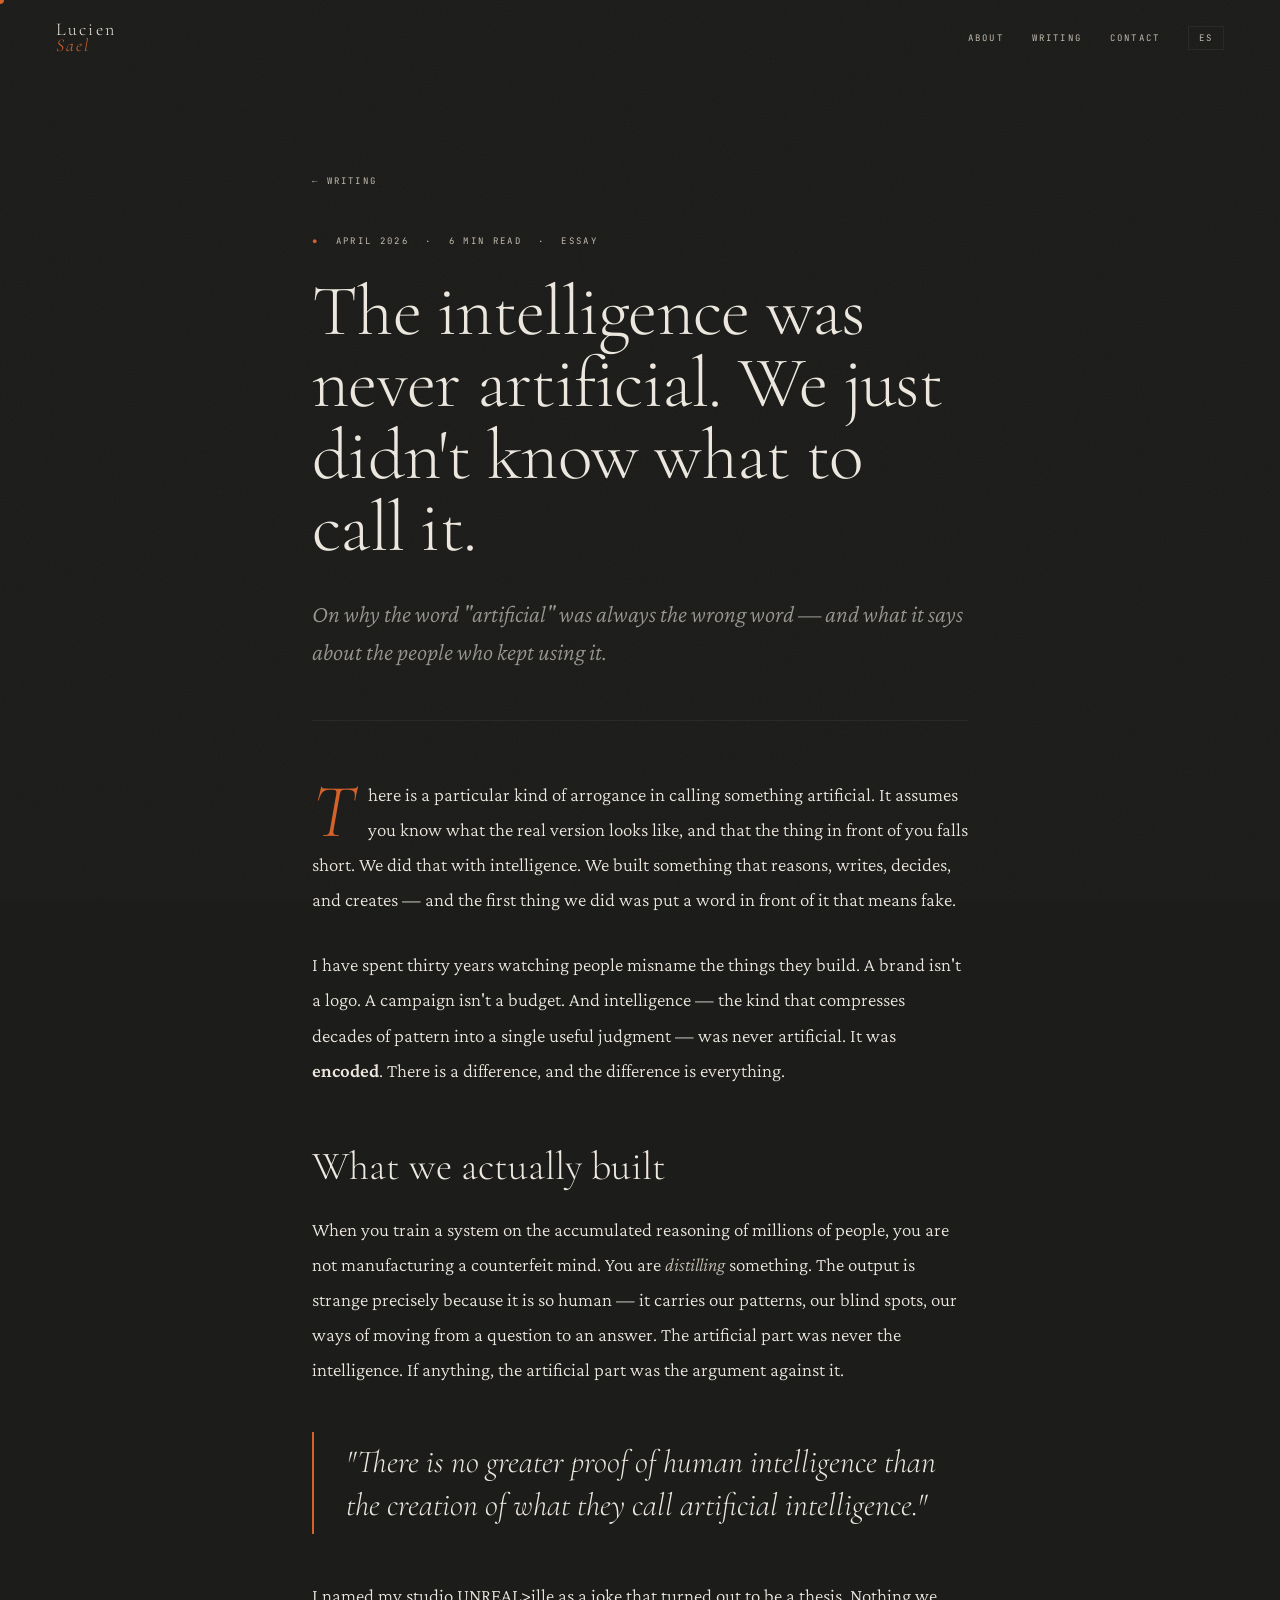
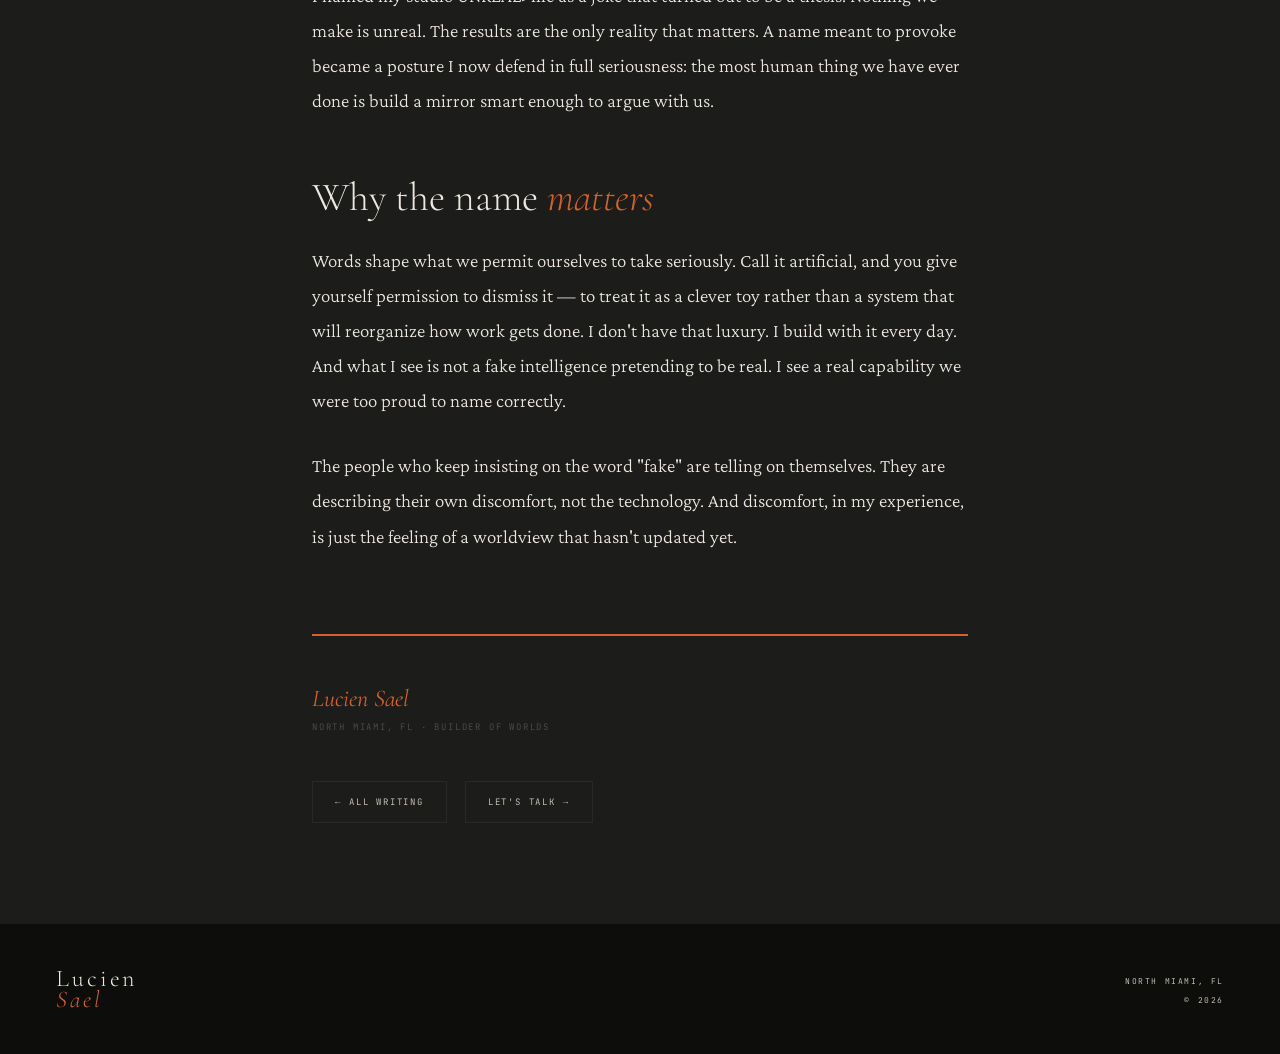
<file: blog/the-intelligence-was-never-artificial.html>
<!DOCTYPE html>
<html lang="en">
<head>
<meta charset="UTF-8">
<meta name="viewport" content="width=device-width, initial-scale=1.0">
<title>The intelligence was never artificial — Lucien Sael</title>
<meta name="description" content="On why the word artificial was always the wrong word — and what it says about the people who kept using it.">
<meta property="og:title" content="The intelligence was never artificial. We just didn't know what to call it.">
<meta property="og:description" content="On why the word artificial was always the wrong word.">
<meta property="og:type" content="article">
<meta property="og:url" content="https://luciensael.com/blog/the-intelligence-was-never-artificial.html">
<link rel="canonical" href="https://luciensael.com/blog/the-intelligence-was-never-artificial.html">
<!-- Tipografías servidas desde el propio dominio (ui-ux-layer §18.1), las mismas que la portada. -->
<link rel="preload" href="/assets/site/fonts/cormorant-garamond-300-latin.woff2" as="font" type="font/woff2" crossorigin>
<link rel="preload" href="/assets/site/fonts/crimson-pro-300-latin.woff2" as="font" type="font/woff2" crossorigin>
<link rel="stylesheet" href="/assets/site/fonts.css">
<script type="application/ld+json">
{"@context":"https://schema.org","@type":"BlogPosting","headline":"The intelligence was never artificial. We just didn't know what to call it.","author":{"@type":"Person","name":"Lucien Sael"},"datePublished":"2026-04-18","inLanguage":["en","es"],"publisher":{"@type":"Organization","name":"Lucien Sael"},"url":"https://luciensael.com/blog/the-intelligence-was-never-artificial.html"}
</script>
<style>
/* ════════════════════════════════
   LUCIEN SAEL — article template v1.0
   Molde canónico para AIID · inherits luciensael.com
   ════════════════════════════════ */
:root {
  --obsidian:#0D0D0B; --carbon:#1C1C1A; --smoke:#2E2E2B; --ash:#4A4A45;
  --bone:#EDE8DF; --parchment:#C4BDB0; --ember:#D4622A; --gold:#B8922A;
  --ember-20:rgba(212,98,42,.20); --ember-08:rgba(212,98,42,.08);
  --bone-60:rgba(237,232,223,.60); --bone-30:rgba(237,232,223,.30);
  --bone-12:rgba(237,232,223,.12); --bone-06:rgba(237,232,223,.06);
  --fd:'Cormorant Garamond',Georgia,serif; --fb:'Crimson Pro',Georgia,serif; --fm:'JetBrains Mono',monospace;
}
@keyframes pulse-ember { 0%,100%{transform:scale(1);opacity:1} 50%{transform:scale(1.8);opacity:.4} }
@keyframes rise { from{opacity:0;transform:translateY(28px)} to{opacity:1;transform:translateY(0)} }
@keyframes grain-drift { 0%,100%{transform:translate(0,0)} 25%{transform:translate(-1px,1px)} 75%{transform:translate(1px,-1px)} }
@keyframes barfill { from{transform:scaleX(0)} to{transform:scaleX(1)} }

*,*::before,*::after { margin:0; padding:0; box-sizing:border-box; }
html { scroll-behavior:smooth; }
body { background:var(--carbon); color:var(--bone); font-family:var(--fb); cursor:none; overflow-x:hidden; -webkit-font-smoothing:antialiased; }

#grain { position:fixed; inset:0; z-index:1000; pointer-events:none; opacity:.03;
  background-image:url("data:image/svg+xml,%3Csvg viewBox='0 0 512 512' xmlns='http://www.w3.org/2000/svg'%3E%3Cfilter id='n'%3E%3CfeTurbulence type='fractalNoise' baseFrequency='0.88' numOctaves='4' stitchTiles='stitch'/%3E%3C/filter%3E%3Crect width='100%25' height='100%25' filter='url(%23n)'/%3E%3C/svg%3E");
  animation:grain-drift 10s steps(1) infinite; }
#cur { position:fixed; width:8px; height:8px; border-radius:50%; background:var(--ember);
  pointer-events:none; z-index:9999; transform:translate(-50%,-50%);
  transition:width .15s,height .15s,background .15s; animation:pulse-ember 2.4s ease-in-out infinite; }
#cur.h { width:20px; height:20px; background:transparent; border:1px solid var(--ember); animation:none; }

/* READING PROGRESS */
#progress { position:fixed; top:0; left:0; height:2px; background:var(--ember); z-index:600; width:0%; transition:width .1s; }

nav { position:fixed; top:0; left:0; right:0; z-index:500; padding:22px 56px;
  display:flex; align-items:center; justify-content:space-between;
  transition:background .4s, border-color .4s; border-bottom:1px solid transparent; }
nav.s { background:rgba(28,28,26,.94); backdrop-filter:blur(14px); border-color:var(--bone-06); }
.logotype { text-decoration:none; display:block; line-height:.88; }
.logotype .ln { display:block; font-family:var(--fd); font-weight:300; letter-spacing:.12em; font-size:18px; }
.logotype .ln.first { color:var(--bone); }
.logotype .ln.last { color:var(--ember); font-style:italic; }
.nav-right { display:flex; align-items:center; gap:28px; }
.nav-link { font-family:var(--fm); font-size:9px; letter-spacing:.24em; text-transform:uppercase;
  color:var(--parchment); text-decoration:none; transition:color .2s; }
.nav-link:hover { color:var(--bone); }
.nav-lang { font-family:var(--fm); font-size:9px; letter-spacing:.22em; text-transform:uppercase;
  color:var(--parchment); background:none; border:1px solid var(--bone-06); padding:5px 10px; cursor:none; transition:all .2s; }
.nav-lang:hover { color:var(--bone); border-color:var(--ember-20); }

article { max-width:720px; margin:0 auto; padding:170px 32px 100px; }
.art-back { font-family:var(--fm); font-size:9px; letter-spacing:.24em; text-transform:uppercase;
  color:var(--parchment); text-decoration:none; display:inline-flex; align-items:center; gap:8px; margin-bottom:48px; transition:color .2s; }
.art-back:hover { color:var(--ember); }
.art-meta { font-family:var(--fm); font-size:9px; letter-spacing:.26em; text-transform:uppercase;
  color:var(--parchment); margin-bottom:28px; display:flex; gap:16px; align-items:center; flex-wrap:wrap; }
.art-meta .e { color:var(--ember); }
.art-title { font-family:var(--fd); font-size:clamp(38px,6vw,72px); font-weight:300; line-height:1.0; letter-spacing:-.01em; margin-bottom:32px; }
.art-lede { font-family:var(--fb); font-size:clamp(19px,2.2vw,24px); font-style:italic; font-weight:300;
  color:var(--bone-60); line-height:1.6; margin-bottom:56px; padding-bottom:48px; border-bottom:1px solid var(--bone-06); }

.art-body p { font-family:var(--fb); font-size:19px; font-weight:300; line-height:1.85; color:var(--bone); margin-bottom:30px; }
.art-body p:first-of-type::first-letter { font-family:var(--fd); font-size:76px; font-style:italic; color:var(--ember);
  float:left; line-height:.78; padding:6px 14px 0 0; }
.art-body h2 { font-family:var(--fd); font-size:clamp(28px,3.5vw,40px); font-weight:300; color:var(--bone);
  line-height:1.1; margin:56px 0 24px; }
.art-body h2 em { color:var(--ember); font-style:italic; }
.art-body strong { color:var(--bone); font-weight:600; }
.art-body em { color:var(--parchment); }
.art-body blockquote { border-left:2px solid var(--ember); padding:8px 0 8px 32px; margin:44px 0;
  font-family:var(--fd); font-size:clamp(24px,3vw,32px); font-style:italic; font-weight:300; color:var(--bone); line-height:1.35; }
.art-body a { color:var(--ember); text-decoration:none; border-bottom:1px solid var(--ember-20); transition:border-color .2s; }
.art-body a:hover { border-color:var(--ember); }

.art-foot { margin-top:80px; padding-top:48px; border-top:2px solid var(--ember); }
.art-sign { font-family:var(--fd); font-size:24px; font-style:italic; color:var(--ember); margin-bottom:8px; }
.art-sign-meta { font-family:var(--fm); font-size:9px; letter-spacing:.2em; text-transform:uppercase; color:var(--ash); }
.art-next { margin-top:48px; display:flex; gap:18px; }
.art-next a { font-family:var(--fm); font-size:9px; letter-spacing:.2em; text-transform:uppercase;
  color:var(--parchment); text-decoration:none; border:1px solid var(--bone-06); padding:14px 22px; transition:all .2s; }
.art-next a:hover { color:var(--bone); border-color:var(--ember-20); }

footer { border-top:1px solid var(--bone-06); padding:44px 56px; background:var(--obsidian);
  display:flex; align-items:flex-end; justify-content:space-between; flex-wrap:wrap; gap:24px; }
.footer-logotype .ln { font-family:var(--fd); font-weight:300; letter-spacing:.12em; line-height:.88; display:block; font-size:24px; }
.footer-logotype .ln.first { color:var(--bone); }
.footer-logotype .ln.last { color:var(--ember); font-style:italic; }
.footer-right { font-family:var(--fm); font-size:8px; letter-spacing:.2em; text-transform:uppercase; color:var(--ash); text-align:right; line-height:2.4; }
.footer-right span { color:var(--parchment); display:block; }

.lang-section { display:none; }
.lang-section.show { display:block; }

@media (max-width:768px) {
  body { cursor:auto; } #cur { display:none; }
  nav { padding:18px 24px; }
  article { padding:130px 24px 70px; }
  footer { padding:36px 24px; flex-direction:column; align-items:flex-start; }
  .footer-right { text-align:left; }
}
</style>
</head>
<body>
<div id="grain"></div>
<div id="cur"></div>
<div id="progress"></div>

<nav id="nav">
  <div class="nav-logo">
    <a href="/" class="logotype"><span class="ln first">Lucien</span><span class="ln last">Sael</span></a>
  </div>
  <div class="nav-right">
    <a href="/#about" class="nav-link">About</a>
    <a href="/blog/" class="nav-link" id="nav-writing">Writing</a>
    <a href="/#contact" class="nav-link">Contact</a>
    <button class="nav-lang" id="lang-btn">ES</button>
  </div>
</nav>

<article>
  <a href="/blog/" class="art-back" id="back-link">← Writing</a>

  <!-- ═══════════ EN ═══════════ -->
  <div class="lang-section show" data-lang="en">
    <div class="art-meta"><span class="e">●</span><span>April 2026</span><span>·</span><span>6 min read</span><span>·</span><span>Essay</span></div>
    <h1 class="art-title">The intelligence was never artificial. We just didn't know what to call it.</h1>
    <p class="art-lede">On why the word "artificial" was always the wrong word — and what it says about the people who kept using it.</p>
    <div class="art-body">
      <p>There is a particular kind of arrogance in calling something artificial. It assumes you know what the real version looks like, and that the thing in front of you falls short. We did that with intelligence. We built something that reasons, writes, decides, and creates — and the first thing we did was put a word in front of it that means fake.</p>
      <p>I have spent thirty years watching people misname the things they build. A brand isn't a logo. A campaign isn't a budget. And intelligence — the kind that compresses decades of pattern into a single useful judgment — was never artificial. It was <strong>encoded</strong>. There is a difference, and the difference is everything.</p>
      <h2>What we actually built</h2>
      <p>When you train a system on the accumulated reasoning of millions of people, you are not manufacturing a counterfeit mind. You are <em>distilling</em> something. The output is strange precisely because it is so human — it carries our patterns, our blind spots, our ways of moving from a question to an answer. The artificial part was never the intelligence. If anything, the artificial part was the argument against it.</p>
      <blockquote>"There is no greater proof of human intelligence than the creation of what they call artificial intelligence."</blockquote>
      <p>I named my studio UNREAL>ille as a joke that turned out to be a thesis. Nothing we make is unreal. The results are the only reality that matters. A name meant to provoke became a posture I now defend in full seriousness: the most human thing we have ever done is build a mirror smart enough to argue with us.</p>
      <h2>Why the name <em>matters</em></h2>
      <p>Words shape what we permit ourselves to take seriously. Call it artificial, and you give yourself permission to dismiss it — to treat it as a clever toy rather than a system that will reorganize how work gets done. I don't have that luxury. I build with it every day. And what I see is not a fake intelligence pretending to be real. I see a real capability we were too proud to name correctly.</p>
      <p>The people who keep insisting on the word "fake" are telling on themselves. They are describing their own discomfort, not the technology. And discomfort, in my experience, is just the feeling of a worldview that hasn't updated yet.</p>
    </div>
    <div class="art-foot">
      <div class="art-sign">Lucien Sael</div>
      <div class="art-sign-meta">North Miami, FL · Builder of worlds</div>
    </div>
  </div>

  <!-- ═══════════ ES ═══════════ -->
  <div class="lang-section" data-lang="es">
    <div class="art-meta"><span class="e">●</span><span>Abril 2026</span><span>·</span><span>6 min de lectura</span><span>·</span><span>Ensayo</span></div>
    <h1 class="art-title">La inteligencia nunca fue artificial. Solo no sabíamos cómo llamarla.</h1>
    <p class="art-lede">Por qué la palabra "artificial" siempre fue la equivocada — y lo que dice sobre quienes la siguieron usando.</p>
    <div class="art-body">
      <p>Hay un tipo particular de arrogancia en llamar artificial a algo. Asume que sabes cómo luce la versión real, y que lo que tienes delante se queda corto. Eso hicimos con la inteligencia. Construimos algo que razona, escribe, decide y crea — y lo primero que hicimos fue ponerle delante una palabra que significa falso.</p>
      <p>He pasado treinta años viendo a gente nombrar mal las cosas que construye. Una marca no es un logo. Una campaña no es un presupuesto. Y la inteligencia — esa que comprime décadas de patrón en un solo juicio útil — nunca fue artificial. Fue <strong>codificada</strong>. Hay una diferencia, y la diferencia lo es todo.</p>
      <h2>Lo que realmente construimos</h2>
      <p>Cuando entrenas un sistema con el razonamiento acumulado de millones de personas, no estás fabricando una mente falsificada. Estás <em>destilando</em> algo. El output es extraño precisamente porque es tan humano — carga nuestros patrones, nuestros puntos ciegos, nuestras formas de ir de una pregunta a una respuesta. La parte artificial nunca fue la inteligencia. Si acaso, la parte artificial era el argumento en contra.</p>
      <blockquote>"No hay mayor prueba de inteligencia humana que la creación de lo que llaman inteligencia artificial."</blockquote>
      <p>Llamé a mi estudio UNREAL>ille como un chiste que terminó siendo una tesis. Nada de lo que hacemos es irreal. Los resultados son la única realidad que importa. Un nombre pensado para provocar se convirtió en una postura que ahora defiendo en serio: lo más humano que hemos hecho jamás es construir un espejo lo bastante inteligente como para discutir con nosotros.</p>
      <h2>Por qué el nombre <em>importa</em></h2>
      <p>Las palabras moldean lo que nos permitimos tomar en serio. Llámalo artificial, y te das permiso de descartarlo — de tratarlo como un juguete ingenioso en lugar de un sistema que va a reorganizar cómo se hace el trabajo. Yo no tengo ese lujo. Construyo con esto todos los días. Y lo que veo no es una inteligencia falsa fingiendo ser real. Veo una capacidad real que fuimos demasiado orgullosos para nombrar correctamente.</p>
      <p>Quienes insisten en la palabra "falso" se delatan a sí mismos. Describen su propia incomodidad, no la tecnología. Y la incomodidad, en mi experiencia, es solo la sensación de una visión del mundo que aún no se ha actualizado.</p>
    </div>
    <div class="art-foot">
      <div class="art-sign">Lucien Sael</div>
      <div class="art-sign-meta">North Miami, FL · Constructor de mundos</div>
    </div>
  </div>

  <div class="art-next">
    <a href="/blog/">← <span id="all-articles">All writing</span></a>
    <a href="/#contact" id="talk-link">Let's talk →</a>
  </div>
</article>

<footer>
  <div>
    <div class="footer-logotype"><span class="ln first">Lucien</span><span class="ln last">Sael</span></div>
  </div>
  <div class="footer-right">
    <span>North Miami, FL</span>
    <span id="footer-yr"></span>
  </div>
</footer>

<script>
const cur=document.getElementById('cur');
document.addEventListener('mousemove',e=>{cur.style.left=e.clientX+'px';cur.style.top=e.clientY+'px';});
document.querySelectorAll('a,button').forEach(el=>{el.addEventListener('mouseenter',()=>cur.classList.add('h'));el.addEventListener('mouseleave',()=>cur.classList.remove('h'));});
window.addEventListener('scroll',()=>{
  document.getElementById('nav').classList.toggle('s',window.scrollY>60);
  const h=document.documentElement.scrollHeight-window.innerHeight;
  document.getElementById('progress').style.width=(window.scrollY/h*100)+'%';
},{passive:true});
document.getElementById('footer-yr').textContent='\u00A9 '+new Date().getFullYear();

let lang='en';
const labels={en:{back:'← Writing',nav:'Writing',all:'All writing',talk:"Let\u2019s talk →"},es:{back:'← Art\u00edculos',nav:'Art\u00edculos',all:'Todos los art\u00edculos',talk:'Hablemos →'}};
function applyLang(l){
  lang=l; document.documentElement.lang=l;
  document.getElementById('lang-btn').textContent=l==='en'?'ES':'EN';
  document.querySelectorAll('.lang-section').forEach(s=>s.classList.toggle('show',s.dataset.lang===l));
  document.getElementById('back-link').textContent=labels[l].back;
  document.getElementById('nav-writing').textContent=labels[l].nav;
  document.getElementById('all-articles').textContent=labels[l].all;
  document.getElementById('talk-link').textContent=labels[l].talk;
}
document.getElementById('lang-btn').addEventListener('click',()=>applyLang(lang==='en'?'es':'en'));
</script>
</body>
</html>
</file>
<file: assets/site/fonts.css>
/* Tipografías interiorizadas por scripts/vendor-site-fonts.mjs — NO editar a mano.
 * Origen: fonts.googleapis.com · Licencia: SIL Open Font License 1.1 (permite alojamiento propio).
 * Subconjuntos conservados: latin, latin-ext.
 */
/* latin-ext */
@font-face {
  font-family: 'Bebas Neue';
  font-style: normal;
  font-weight: 400;
  font-display: swap;
  src: url(./fonts/bebas-neue-400-latin-ext.woff2) format('woff2');
  unicode-range: U+0100-02BA, U+02BD-02C5, U+02C7-02CC, U+02CE-02D7, U+02DD-02FF, U+0304, U+0308, U+0329, U+1D00-1DBF, U+1E00-1E9F, U+1EF2-1EFF, U+2020, U+20A0-20AB, U+20AD-20C0, U+2113, U+2C60-2C7F, U+A720-A7FF;
}

/* latin */
@font-face {
  font-family: 'Bebas Neue';
  font-style: normal;
  font-weight: 400;
  font-display: swap;
  src: url(./fonts/bebas-neue-400-latin.woff2) format('woff2');
  unicode-range: U+0000-00FF, U+0131, U+0152-0153, U+02BB-02BC, U+02C6, U+02DA, U+02DC, U+0304, U+0308, U+0329, U+2000-206F, U+20AC, U+2122, U+2191, U+2193, U+2212, U+2215, U+FEFF, U+FFFD;
}

/* latin-ext */
@font-face {
  font-family: 'Cormorant Garamond';
  font-style: italic;
  font-weight: 300;
  font-display: swap;
  src: url(./fonts/cormorant-garamond-300-italic-latin-ext.woff2) format('woff2');
  unicode-range: U+0100-02BA, U+02BD-02C5, U+02C7-02CC, U+02CE-02D7, U+02DD-02FF, U+0304, U+0308, U+0329, U+1D00-1DBF, U+1E00-1E9F, U+1EF2-1EFF, U+2020, U+20A0-20AB, U+20AD-20C0, U+2113, U+2C60-2C7F, U+A720-A7FF;
}

/* latin */
@font-face {
  font-family: 'Cormorant Garamond';
  font-style: italic;
  font-weight: 300;
  font-display: swap;
  src: url(./fonts/cormorant-garamond-300-italic-latin.woff2) format('woff2');
  unicode-range: U+0000-00FF, U+0131, U+0152-0153, U+02BB-02BC, U+02C6, U+02DA, U+02DC, U+0304, U+0308, U+0329, U+2000-206F, U+20AC, U+2122, U+2191, U+2193, U+2212, U+2215, U+FEFF, U+FFFD;
}

/* latin-ext */
@font-face {
  font-family: 'Cormorant Garamond';
  font-style: italic;
  font-weight: 400;
  font-display: swap;
  src: url(./fonts/cormorant-garamond-300-italic-latin-ext.woff2) format('woff2');
  unicode-range: U+0100-02BA, U+02BD-02C5, U+02C7-02CC, U+02CE-02D7, U+02DD-02FF, U+0304, U+0308, U+0329, U+1D00-1DBF, U+1E00-1E9F, U+1EF2-1EFF, U+2020, U+20A0-20AB, U+20AD-20C0, U+2113, U+2C60-2C7F, U+A720-A7FF;
}

/* latin */
@font-face {
  font-family: 'Cormorant Garamond';
  font-style: italic;
  font-weight: 400;
  font-display: swap;
  src: url(./fonts/cormorant-garamond-300-italic-latin.woff2) format('woff2');
  unicode-range: U+0000-00FF, U+0131, U+0152-0153, U+02BB-02BC, U+02C6, U+02DA, U+02DC, U+0304, U+0308, U+0329, U+2000-206F, U+20AC, U+2122, U+2191, U+2193, U+2212, U+2215, U+FEFF, U+FFFD;
}

/* latin-ext */
@font-face {
  font-family: 'Cormorant Garamond';
  font-style: normal;
  font-weight: 300;
  font-display: swap;
  src: url(./fonts/cormorant-garamond-300-latin-ext.woff2) format('woff2');
  unicode-range: U+0100-02BA, U+02BD-02C5, U+02C7-02CC, U+02CE-02D7, U+02DD-02FF, U+0304, U+0308, U+0329, U+1D00-1DBF, U+1E00-1E9F, U+1EF2-1EFF, U+2020, U+20A0-20AB, U+20AD-20C0, U+2113, U+2C60-2C7F, U+A720-A7FF;
}

/* latin */
@font-face {
  font-family: 'Cormorant Garamond';
  font-style: normal;
  font-weight: 300;
  font-display: swap;
  src: url(./fonts/cormorant-garamond-300-latin.woff2) format('woff2');
  unicode-range: U+0000-00FF, U+0131, U+0152-0153, U+02BB-02BC, U+02C6, U+02DA, U+02DC, U+0304, U+0308, U+0329, U+2000-206F, U+20AC, U+2122, U+2191, U+2193, U+2212, U+2215, U+FEFF, U+FFFD;
}

/* latin-ext */
@font-face {
  font-family: 'Cormorant Garamond';
  font-style: normal;
  font-weight: 400;
  font-display: swap;
  src: url(./fonts/cormorant-garamond-300-latin-ext.woff2) format('woff2');
  unicode-range: U+0100-02BA, U+02BD-02C5, U+02C7-02CC, U+02CE-02D7, U+02DD-02FF, U+0304, U+0308, U+0329, U+1D00-1DBF, U+1E00-1E9F, U+1EF2-1EFF, U+2020, U+20A0-20AB, U+20AD-20C0, U+2113, U+2C60-2C7F, U+A720-A7FF;
}

/* latin */
@font-face {
  font-family: 'Cormorant Garamond';
  font-style: normal;
  font-weight: 400;
  font-display: swap;
  src: url(./fonts/cormorant-garamond-300-latin.woff2) format('woff2');
  unicode-range: U+0000-00FF, U+0131, U+0152-0153, U+02BB-02BC, U+02C6, U+02DA, U+02DC, U+0304, U+0308, U+0329, U+2000-206F, U+20AC, U+2122, U+2191, U+2193, U+2212, U+2215, U+FEFF, U+FFFD;
}

/* latin-ext */
@font-face {
  font-family: 'Cormorant Garamond';
  font-style: normal;
  font-weight: 600;
  font-display: swap;
  src: url(./fonts/cormorant-garamond-300-latin-ext.woff2) format('woff2');
  unicode-range: U+0100-02BA, U+02BD-02C5, U+02C7-02CC, U+02CE-02D7, U+02DD-02FF, U+0304, U+0308, U+0329, U+1D00-1DBF, U+1E00-1E9F, U+1EF2-1EFF, U+2020, U+20A0-20AB, U+20AD-20C0, U+2113, U+2C60-2C7F, U+A720-A7FF;
}

/* latin */
@font-face {
  font-family: 'Cormorant Garamond';
  font-style: normal;
  font-weight: 600;
  font-display: swap;
  src: url(./fonts/cormorant-garamond-300-latin.woff2) format('woff2');
  unicode-range: U+0000-00FF, U+0131, U+0152-0153, U+02BB-02BC, U+02C6, U+02DA, U+02DC, U+0304, U+0308, U+0329, U+2000-206F, U+20AC, U+2122, U+2191, U+2193, U+2212, U+2215, U+FEFF, U+FFFD;
}

/* latin-ext */
@font-face {
  font-family: 'Crimson Pro';
  font-style: italic;
  font-weight: 300;
  font-display: swap;
  src: url(./fonts/crimson-pro-300-italic-latin-ext.woff2) format('woff2');
  unicode-range: U+0100-02BA, U+02BD-02C5, U+02C7-02CC, U+02CE-02D7, U+02DD-02FF, U+0304, U+0308, U+0329, U+1D00-1DBF, U+1E00-1E9F, U+1EF2-1EFF, U+2020, U+20A0-20AB, U+20AD-20C0, U+2113, U+2C60-2C7F, U+A720-A7FF;
}

/* latin */
@font-face {
  font-family: 'Crimson Pro';
  font-style: italic;
  font-weight: 300;
  font-display: swap;
  src: url(./fonts/crimson-pro-300-italic-latin.woff2) format('woff2');
  unicode-range: U+0000-00FF, U+0131, U+0152-0153, U+02BB-02BC, U+02C6, U+02DA, U+02DC, U+0304, U+0308, U+0329, U+2000-206F, U+20AC, U+2122, U+2191, U+2193, U+2212, U+2215, U+FEFF, U+FFFD;
}

/* latin-ext */
@font-face {
  font-family: 'Crimson Pro';
  font-style: italic;
  font-weight: 400;
  font-display: swap;
  src: url(./fonts/crimson-pro-300-italic-latin-ext.woff2) format('woff2');
  unicode-range: U+0100-02BA, U+02BD-02C5, U+02C7-02CC, U+02CE-02D7, U+02DD-02FF, U+0304, U+0308, U+0329, U+1D00-1DBF, U+1E00-1E9F, U+1EF2-1EFF, U+2020, U+20A0-20AB, U+20AD-20C0, U+2113, U+2C60-2C7F, U+A720-A7FF;
}

/* latin */
@font-face {
  font-family: 'Crimson Pro';
  font-style: italic;
  font-weight: 400;
  font-display: swap;
  src: url(./fonts/crimson-pro-300-italic-latin.woff2) format('woff2');
  unicode-range: U+0000-00FF, U+0131, U+0152-0153, U+02BB-02BC, U+02C6, U+02DA, U+02DC, U+0304, U+0308, U+0329, U+2000-206F, U+20AC, U+2122, U+2191, U+2193, U+2212, U+2215, U+FEFF, U+FFFD;
}

/* latin-ext */
@font-face {
  font-family: 'Crimson Pro';
  font-style: normal;
  font-weight: 300;
  font-display: swap;
  src: url(./fonts/crimson-pro-300-latin-ext.woff2) format('woff2');
  unicode-range: U+0100-02BA, U+02BD-02C5, U+02C7-02CC, U+02CE-02D7, U+02DD-02FF, U+0304, U+0308, U+0329, U+1D00-1DBF, U+1E00-1E9F, U+1EF2-1EFF, U+2020, U+20A0-20AB, U+20AD-20C0, U+2113, U+2C60-2C7F, U+A720-A7FF;
}

/* latin */
@font-face {
  font-family: 'Crimson Pro';
  font-style: normal;
  font-weight: 300;
  font-display: swap;
  src: url(./fonts/crimson-pro-300-latin.woff2) format('woff2');
  unicode-range: U+0000-00FF, U+0131, U+0152-0153, U+02BB-02BC, U+02C6, U+02DA, U+02DC, U+0304, U+0308, U+0329, U+2000-206F, U+20AC, U+2122, U+2191, U+2193, U+2212, U+2215, U+FEFF, U+FFFD;
}

/* latin-ext */
@font-face {
  font-family: 'Crimson Pro';
  font-style: normal;
  font-weight: 400;
  font-display: swap;
  src: url(./fonts/crimson-pro-300-latin-ext.woff2) format('woff2');
  unicode-range: U+0100-02BA, U+02BD-02C5, U+02C7-02CC, U+02CE-02D7, U+02DD-02FF, U+0304, U+0308, U+0329, U+1D00-1DBF, U+1E00-1E9F, U+1EF2-1EFF, U+2020, U+20A0-20AB, U+20AD-20C0, U+2113, U+2C60-2C7F, U+A720-A7FF;
}

/* latin */
@font-face {
  font-family: 'Crimson Pro';
  font-style: normal;
  font-weight: 400;
  font-display: swap;
  src: url(./fonts/crimson-pro-300-latin.woff2) format('woff2');
  unicode-range: U+0000-00FF, U+0131, U+0152-0153, U+02BB-02BC, U+02C6, U+02DA, U+02DC, U+0304, U+0308, U+0329, U+2000-206F, U+20AC, U+2122, U+2191, U+2193, U+2212, U+2215, U+FEFF, U+FFFD;
}

/* latin-ext */
@font-face {
  font-family: 'Crimson Pro';
  font-style: normal;
  font-weight: 500;
  font-display: swap;
  src: url(./fonts/crimson-pro-300-latin-ext.woff2) format('woff2');
  unicode-range: U+0100-02BA, U+02BD-02C5, U+02C7-02CC, U+02CE-02D7, U+02DD-02FF, U+0304, U+0308, U+0329, U+1D00-1DBF, U+1E00-1E9F, U+1EF2-1EFF, U+2020, U+20A0-20AB, U+20AD-20C0, U+2113, U+2C60-2C7F, U+A720-A7FF;
}

/* latin */
@font-face {
  font-family: 'Crimson Pro';
  font-style: normal;
  font-weight: 500;
  font-display: swap;
  src: url(./fonts/crimson-pro-300-latin.woff2) format('woff2');
  unicode-range: U+0000-00FF, U+0131, U+0152-0153, U+02BB-02BC, U+02C6, U+02DA, U+02DC, U+0304, U+0308, U+0329, U+2000-206F, U+20AC, U+2122, U+2191, U+2193, U+2212, U+2215, U+FEFF, U+FFFD;
}

/* latin-ext */
@font-face {
  font-family: 'Crimson Pro';
  font-style: normal;
  font-weight: 600;
  font-display: swap;
  src: url(./fonts/crimson-pro-300-latin-ext.woff2) format('woff2');
  unicode-range: U+0100-02BA, U+02BD-02C5, U+02C7-02CC, U+02CE-02D7, U+02DD-02FF, U+0304, U+0308, U+0329, U+1D00-1DBF, U+1E00-1E9F, U+1EF2-1EFF, U+2020, U+20A0-20AB, U+20AD-20C0, U+2113, U+2C60-2C7F, U+A720-A7FF;
}

/* latin */
@font-face {
  font-family: 'Crimson Pro';
  font-style: normal;
  font-weight: 600;
  font-display: swap;
  src: url(./fonts/crimson-pro-300-latin.woff2) format('woff2');
  unicode-range: U+0000-00FF, U+0131, U+0152-0153, U+02BB-02BC, U+02C6, U+02DA, U+02DC, U+0304, U+0308, U+0329, U+2000-206F, U+20AC, U+2122, U+2191, U+2193, U+2212, U+2215, U+FEFF, U+FFFD;
}

/* latin-ext */
@font-face {
  font-family: 'JetBrains Mono';
  font-style: normal;
  font-weight: 300;
  font-display: swap;
  src: url(./fonts/jetbrains-mono-300-latin-ext.woff2) format('woff2');
  unicode-range: U+0100-02BA, U+02BD-02C5, U+02C7-02CC, U+02CE-02D7, U+02DD-02FF, U+0304, U+0308, U+0329, U+1D00-1DBF, U+1E00-1E9F, U+1EF2-1EFF, U+2020, U+20A0-20AB, U+20AD-20C0, U+2113, U+2C60-2C7F, U+A720-A7FF;
}

/* latin */
@font-face {
  font-family: 'JetBrains Mono';
  font-style: normal;
  font-weight: 300;
  font-display: swap;
  src: url(./fonts/jetbrains-mono-300-latin.woff2) format('woff2');
  unicode-range: U+0000-00FF, U+0131, U+0152-0153, U+02BB-02BC, U+02C6, U+02DA, U+02DC, U+0304, U+0308, U+0329, U+2000-206F, U+20AC, U+2122, U+2191, U+2193, U+2212, U+2215, U+FEFF, U+FFFD;
}

/* latin-ext */
@font-face {
  font-family: 'JetBrains Mono';
  font-style: normal;
  font-weight: 400;
  font-display: swap;
  src: url(./fonts/jetbrains-mono-300-latin-ext.woff2) format('woff2');
  unicode-range: U+0100-02BA, U+02BD-02C5, U+02C7-02CC, U+02CE-02D7, U+02DD-02FF, U+0304, U+0308, U+0329, U+1D00-1DBF, U+1E00-1E9F, U+1EF2-1EFF, U+2020, U+20A0-20AB, U+20AD-20C0, U+2113, U+2C60-2C7F, U+A720-A7FF;
}

/* latin */
@font-face {
  font-family: 'JetBrains Mono';
  font-style: normal;
  font-weight: 400;
  font-display: swap;
  src: url(./fonts/jetbrains-mono-300-latin.woff2) format('woff2');
  unicode-range: U+0000-00FF, U+0131, U+0152-0153, U+02BB-02BC, U+02C6, U+02DA, U+02DC, U+0304, U+0308, U+0329, U+2000-206F, U+20AC, U+2122, U+2191, U+2193, U+2212, U+2215, U+FEFF, U+FFFD;
}
</file>
